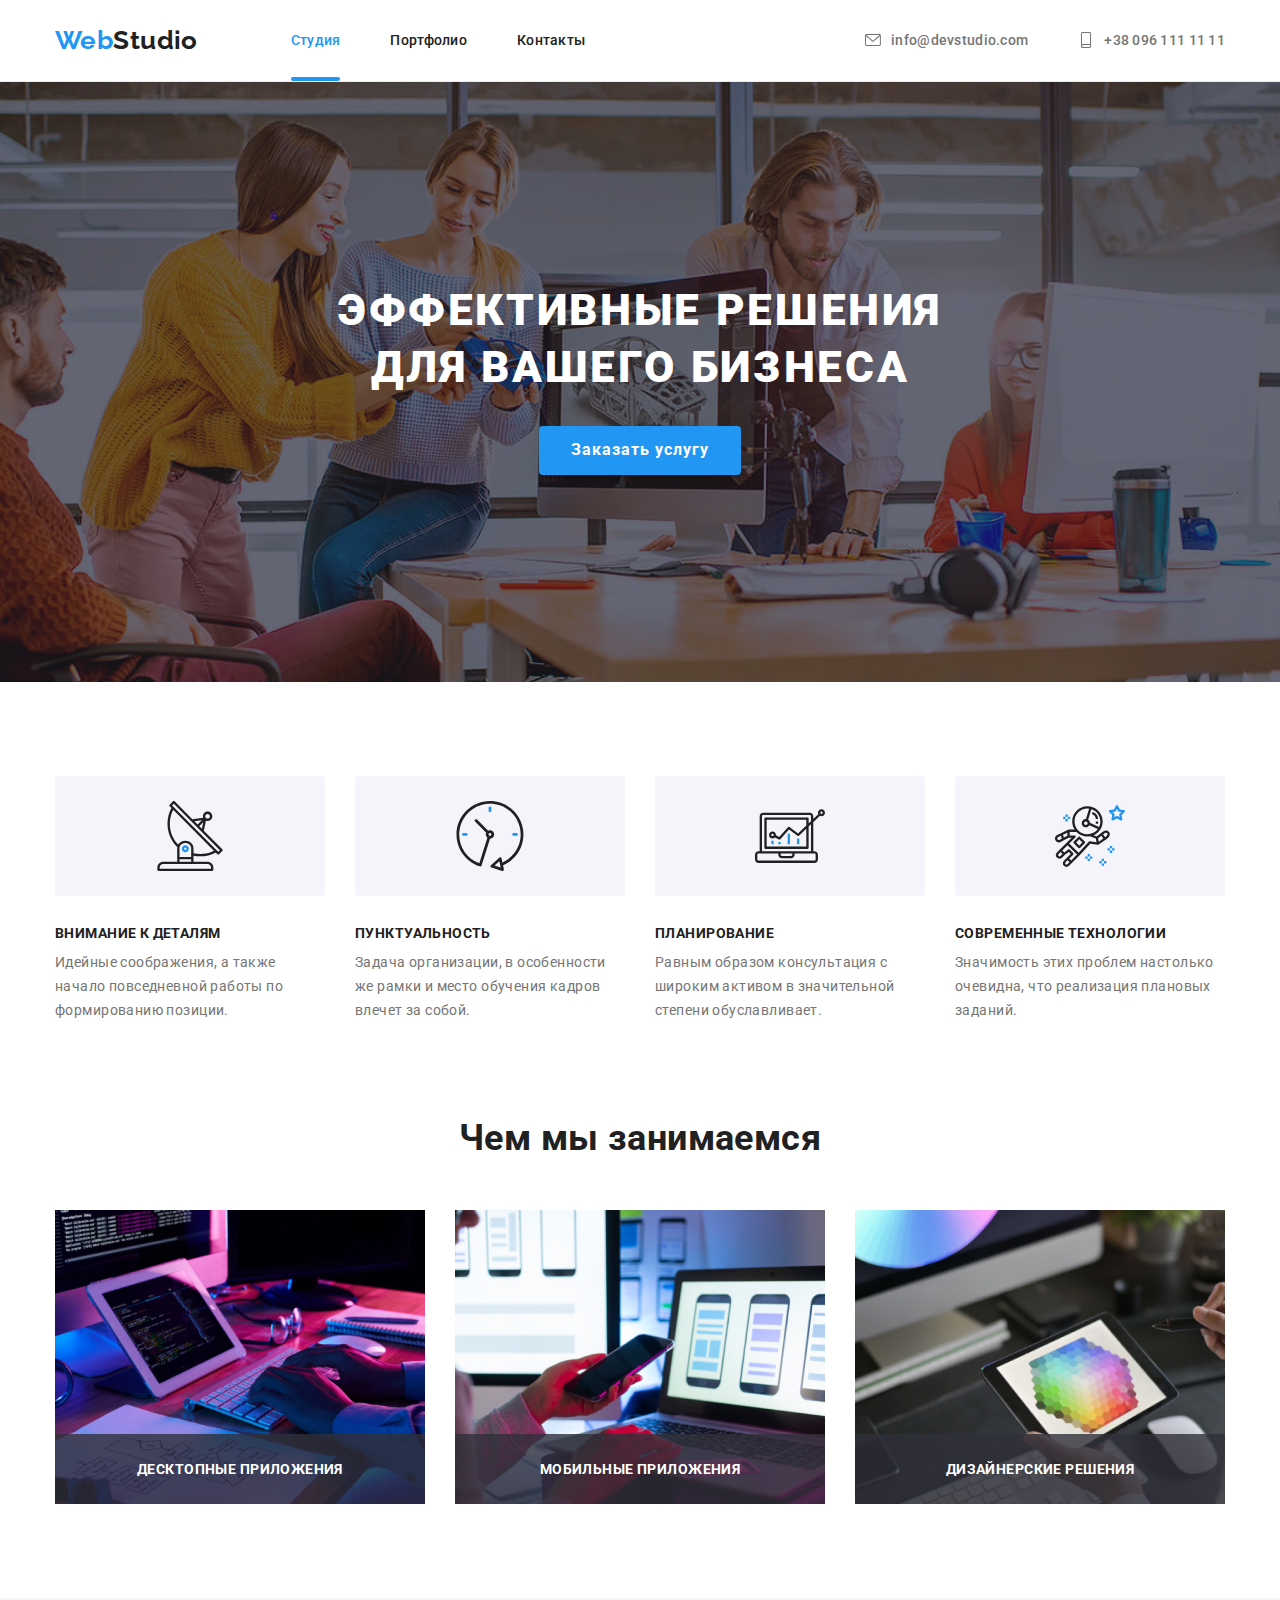
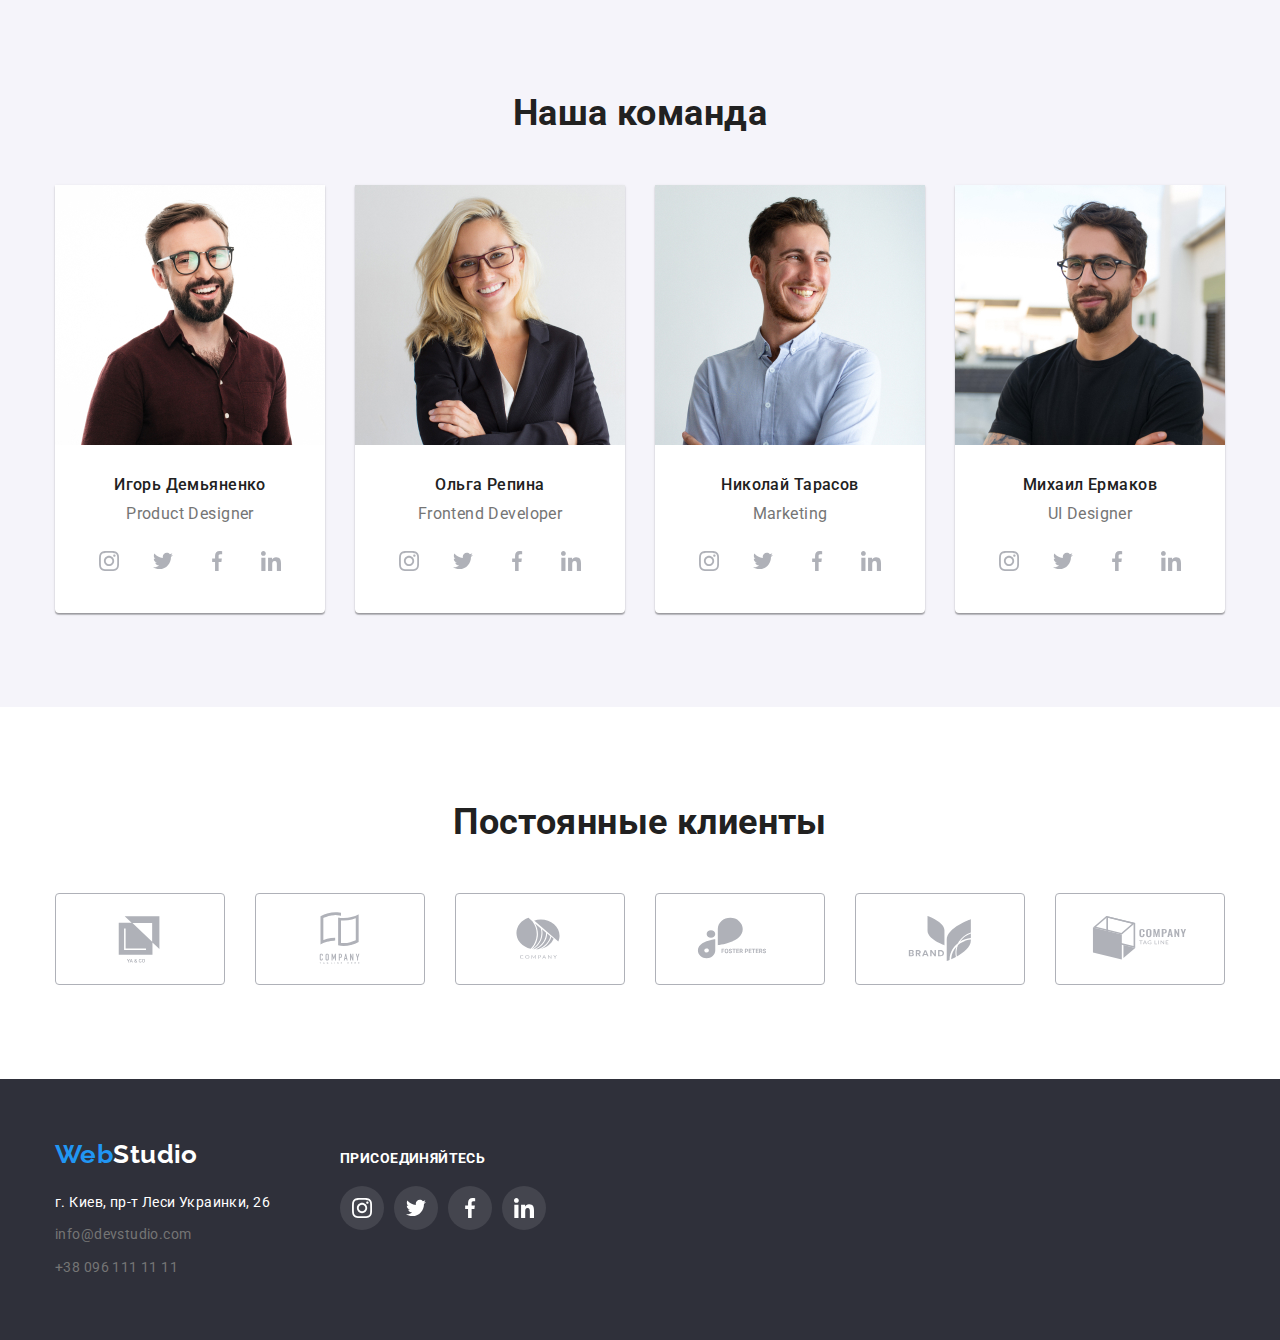
<file: index.html>
<!DOCTYPE html>
<html lang="ru">
<head>
    <meta charset="UTF-8">
    <meta http-equiv="X-UA-Compatible" content="IE=edge">
    <meta name="viewport" content="width=device-width, initial-scale=1.0">
    <link rel="stylesheet" href="https://cdnjs.cloudflare.com/ajax/libs/modern-normalize/1.0.0/modern-normalize.min.css" />
    <link href="https://fonts.googleapis.com/css2?family=Raleway:wght@700&family=Roboto:wght@400;500;700;900&display=swap" rel="stylesheet">
    <title> WebStudio - Main </title>
    <link rel="stylesheet" href="./css/styles.css" />
</head>
     <body>
<!--Header-->
        <header class="section-header">
            <div class="container header">
                <nav class="navigation">
                    <a class="main-logo" href="./index.html" lang="en">
                    <span class="main-logo-first">Web</span>Studio
                    </a>
                    <ul class="web-pages">
                        <li class="item"><a class="link active" href="./index.html"> Студия </a></li>
                        <li class="item"><a class="link" href="./portfolio.html"> Портфолио </a></li>
                        <li class="item"><a class="link" href=""> Контакты </a></li>
                    </ul>
                </nav>
                <ul class="contacts">
                    <li class="item email">
                        <a class="contact" href="mailto:info@devstudio.com">
                            <div class="contact-icons">
                                <svg class="contact-icon">
                                    <use href="./images/sprite.svg#envelope"></use>
                                </svg>
                            </div>
                            info@devstudio.com
                        </a>
                    </li>
                    <li class="item phone">
                        <a class="contact" href="tel:+380961111111">
                            <div class="contact-icons">
                                <svg class="contact-icon">
                                    <use href="./images/sprite.svg#phone"></use>
                                </svg>
                            </div>
                            +38 096 111 11 11
                        </a>
                    </li>
                </ul>
            </div>
        </header>
        <main>
<!--Герой-->
            <section class="section-hero">
                <div class="container hero">
                    <h1 class="hero-title"> Эффективные решения для вашего бизнеса </h1>
                    <button class="hero-button" type="button" data-modal-open> Заказать услугу </button>
                </div>
                <div class="backdrop is-hidden" data-modal>
                    <div class="modal">
                        <button class="close-button" type="button" data-modal-close>
                            <svg class="icon-close">
                                <use href="./images/sprite.svg#close-button"></use>
                            </svg>
                        </button>
                    </div>
                </div>
            </section>
<!--Преймущества-->
            <section class="section-advantages">
                <div class="container advantages">
                    <h2 class="visually-hidden"> Наши преймущества </h2>
                    <ul class="adv-features">
                        <li class="item attention">
                            <div class="feature">
                                <svg class="feature-icon">
                                    <use href="./images/sprite.svg#antenna"></use>
                                </svg>
                            </div>
                            <h3 class="features"> Внимание к деталям </h3>
                            <p class="features-explain">
                                Идейные соображения, а также начало повседневной работы по формированию позиции.
                            </p>
                        </li>
                        <li class="item punctuality">
                            <div class="feature">
                                <svg class="feature-icon">
                                    <use href="./images/sprite.svg#clock"></use>
                                </svg>
                            </div>
                            <h3 class="features"> Пунктуальность </h3>
                            <p class="features-explain">
                                Задача организации, в особенности же рамки и место обучения кадров влечет за собой.
                            </p>
                        </li>
                        <li class="item planning">
                            <div class="feature">
                                <svg class="feature-icon">
                                    <use href="./images/sprite.svg#diagram"></use>
                                </svg>
                            </div>
                            <h3 class="features"> Планирование </h3>
                            <p class="features-explain">
                                Равным образом консультация с широким активом в значительной степени обуславливает.
                            </p>
                        </li>
                        <li class="item technologies">
                            <div class="feature">
                                <svg class="feature-icon">
                                    <use href="./images/sprite.svg#astronaut"></use>
                                </svg>
                            </div>
                            <h3 class="features"> Современные технологии </h3>
                            <p class="features-explain">
                                Значимость этих проблем настолько очевидна, что реализация плановых заданий.
                            </p>
                        </li>
                    </ul>
                </div>
            </section>
<!--Занятия-->
            <section class="section-activities">
                <div class="container activities">
                    <h2 class="what-do"> Чем мы занимаемся </h2>
                    <ul class="act-examples">
                        <li class="act-example">
                            <div class="act-thumb">
                                <img class="act-img" src="./images/img1.jpg" alt="Создаем" width="370">
                                <p class="act-text"> Десктопные приложения </p>
                            </div>
                        </li>
                        <li class="act-example">
                            <div class="act-thumb">
                                <img class="act-img" src="./images/img2.jpg" alt="Адаптируем" width="370">
                                <p class="act-text"> Мобильные приложения </p>
                            </div>
                        </li>
                        <li class="act-example">
                            <div class="act-thumb">
                                <img class="act-img" src="./images/img3.jpg" alt="Оформляем" width="370">
                                <p class="act-text"> Дизайнерские решения </p>
                            </div>
                        </li>
                    </ul>
                </div>
            </section>
<!--Команда-->
            <section class="section-team">
                <div class="container team">
                    <h2 class="team-title"> Наша команда </h2>
                    <ul class="team-members">
                        <li class="team-member igor">
                            <img src="./images/team1.jpg" alt="Игорь" width="270">
                            <div class="item">
                                <h3 class="team-name"> Игорь Демьяненко </h3>
                                <p class="team-position"> Product Designer </p>
                                <ul class="social-icons">
                                    <li class="social-icon">
                                        <a href="" class="social-link">
                                            <svg class="icon-team" width="20px" height="20px">
                                                <use href="./images/sprite.svg#instagram-team"></use>
                                            </svg>
                                        </a>
                                    </li>
                                    <li class="social-icon">
                                        <a href="" class="social-link">
                                            <svg class="icon-team" width="20px" height="20px">
                                                <use href="./images/sprite.svg#twitter-team"></use>
                                            </svg>
                                        </a>
                                    </li>
                                    <li class="social-icon">
                                        <a href="" class="social-link">
                                            <svg class="icon-team" width="20px" height="20px">
                                                <use href="./images/sprite.svg#facebook-team"></use>
                                            </svg>
                                        </a>
                                    </li>
                                    <li class="social-icon">
                                        <a href="" class="social-link">
                                            <svg class="icon-team" width="20px" height="20px">
                                                <use href="./images/sprite.svg#linkedin-team"></use>
                                            </svg>
                                        </a>
                                    </li>
                                </ul>
                            </div>
                        </li>
                        <li class="team-member olha">
                            <img src="./images/team2.jpg" alt="Ольга" width="270">
                            <div class="item">
                                <h3 class="team-name"> Ольга Репина </h3>
                                <p class="team-position"> Frontend Developer </p>
                                <ul class="social-icons">
                                    <li class="social-icon">
                                        <a href="" class="social-link">
                                            <svg class="icon-team" width="20px" height="20px">
                                                <use href="./images/sprite.svg#instagram-team"></use>
                                            </svg>
                                        </a>
                                    </li>
                                    <li class="social-icon">
                                        <a href="" class="social-link">
                                            <svg class="icon-team" width="20px" height="20px">
                                                <use href="./images/sprite.svg#twitter-team"></use>
                                            </svg>
                                        </a>
                                    </li>
                                    <li class="social-icon">
                                        <a href="" class="social-link">
                                            <svg class="icon-team" width="20px" height="20px">
                                                <use href="./images/sprite.svg#facebook-team"></use>
                                            </svg>
                                        </a>
                                    </li>
                                    <li class="social-icon">
                                        <a href="" class="social-link">
                                            <svg class="icon-team" width="20px" height="20px">
                                                <use href="./images/sprite.svg#linkedin-team"></use>
                                            </svg>
                                        </a>
                                    </li>
                                </ul>
                            </div>
                        </li>
                        <li class="team-member niko">
                            <img src="./images/team3.jpg" alt="Николай" width="270">
                            <div class="item">
                                <h3 class="team-name"> Николай Тарасов </h3>
                                <p class="team-position"> Marketing </p>
                                <ul class="social-icons">
                                    <li class="social-icon">
                                        <a href="" class="social-link">
                                            <svg class="icon-team" width="20px" height="20px">
                                                <use href="./images/sprite.svg#instagram-team"></use>
                                            </svg>
                                        </a>
                                    </li>
                                    <li class="social-icon">
                                        <a href="" class="social-link">
                                            <svg class="icon-team" width="20px" height="20px">
                                                <use href="./images/sprite.svg#twitter-team"></use>
                                            </svg>
                                        </a>
                                    </li>
                                    <li class="social-icon">
                                        <a href="" class="social-link">
                                            <svg class="icon-team" width="20px" height="20px">
                                                <use href="./images/sprite.svg#facebook-team"></use>
                                            </svg>
                                        </a>
                                    </li>
                                    <li class="social-icon">
                                        <a href="" class="social-link">
                                            <svg class="icon-team" width="20px" height="20px">
                                                <use href="./images/sprite.svg#linkedin-team"></use>
                                            </svg>
                                        </a>
                                    </li>
                                </ul>
                            </div>
                        </li>
                        <li class="team-member mike">
                            <img src="./images/team4.jpg" alt="Михаил" width="270">
                            <div class="item">
                                <h3 class="team-name"> Михаил Ермаков </h3>
                                <p class="team-position"> UI Designer </p>
                                <ul class="social-icons">
                                    <li class="social-icon">
                                        <a href="" class="social-link">
                                            <svg class="icon-team" width="20px" height="20px">
                                                <use href="./images/sprite.svg#instagram-team"></use>
                                            </svg>
                                        </a>
                                    </li>
                                    <li class="social-icon">
                                        <a href="" class="social-link">
                                            <svg class="icon-team" width="20px" height="20px">
                                                <use href="./images/sprite.svg#twitter-team"></use>
                                            </svg>
                                        </a>
                                    </li>
                                    <li class="social-icon">
                                        <a href="" class="social-link">
                                            <svg class="icon-team" width="20px" height="20px">
                                                <use href="./images/sprite.svg#facebook-team"></use>
                                            </svg>
                                        </a>
                                    </li>
                                    <li class="social-icon">
                                        <a href="" class="social-link">
                                            <svg class="icon-team" width="20px" height="20px">
                                                <use href="./images/sprite.svg#linkedin-team"></use>
                                            </svg>
                                        </a>
                                    </li>
                                </ul>
                            </div>
                        </li>
                    </ul>
                </div>
            </section>
<!--Partners-->
            <section class="section-partners">
                <div class="container partners">
                    <h2 class="company-title"> Постоянные клиенты </h2>
                    <ul class="list-companies">
                        <li class="company">
                            <svg class="company-icon">
                                <use href="./images/sprite.svg#logo-1"></use>
                            </svg>
                        </li>
                        <li class="company">
                            <svg class="company-icon">
                                <use href="./images/sprite.svg#logo-2"></use>
                            </svg>
                        </li>
                        <li class="company">
                            <svg class="company-icon">
                                <use href="./images/sprite.svg#logo-3"></use>
                            </svg>
                        </li>
                        <li class="company">
                            <svg class="company-icon">
                                <use href="./images/sprite.svg#logo-4"></use>
                            </svg>
                        </li>
                        <li class="company">
                            <svg class="company-icon">
                                <use href="./images/sprite.svg#logo-5"></use>
                            </svg>
                        </li>
                        <li class="company">
                            <svg class="company-icon">
                                <use href="./images/sprite.svg#logo-6"></use>
                            </svg>
                        </li>
                    </ul>
                </div>
            </section>
        </main>
<!--Footer-->
        <footer class="section-footer">
            <div class="container footer">
                <div class="address-footer">
                    <a class="logo" href="./index.html" lang="en">
                        <span class="logo-first">Web</span>Studio
                    </a>
                    <address class="addresses">
                        <ul class="addresses-list">
                            <li class="item">
                                <a class="phy-address" href="https://goo.gl/maps/mMr4c1XwCbGi9ZgB7"> г. Киев, пр-т Леси Украинки, 26 </a>
                            </li>
                            <li class="item">
                                <a class="address" href="mailto:info@devstudio.com"> info@devstudio.com </a>
                            </li>
                            <li class="item">
                                <a class="address" href="tel:+380961111111"> +38 096 111 11 11 </a>
                            </li>
                        </ul>
                    </address>
                </div>
                <div class="join">
                    <h2 class="title-join">
                        Присоединяйтесь
                    </h2>
                    <ul class="footer-icons">
                        <li class="footer-icon">
                            <a href="" class="footer-link">
                                <svg class="icon" width="20px" height="20px">
                                    <use href="./images/sprite.svg#instagram-foot"></use>
                                </svg>
                            </a>
                        </li>
                        <li class="footer-icon">
                            <a href="" class="footer-link">
                                <svg class="icon" width="20px" height="20px">
                                    <use href="./images/sprite.svg#twitter-foot"></use>
                                </svg>
                            </a>
                        </li>
                        <li class="footer-icon">
                            <a href="" class="footer-link">
                                <svg class="icon" width="20px" height="20px">
                                    <use href="./images/sprite.svg#facebook-foot"></use>
                                </svg>
                            </a>
                        </li>
                        <li class="footer-icon">
                            <a href="" class="footer-link">
                                <svg class="icon" width="20px" height="20px">
                                    <use href="./images/sprite.svg#linkedin-foot"></use>
                                </svg>
                            </a>
                        </li>
                    </ul>
                </div>
            </div>
        </footer>
        <script src="./modal.js"></script>
    </body>
</html>
</file>
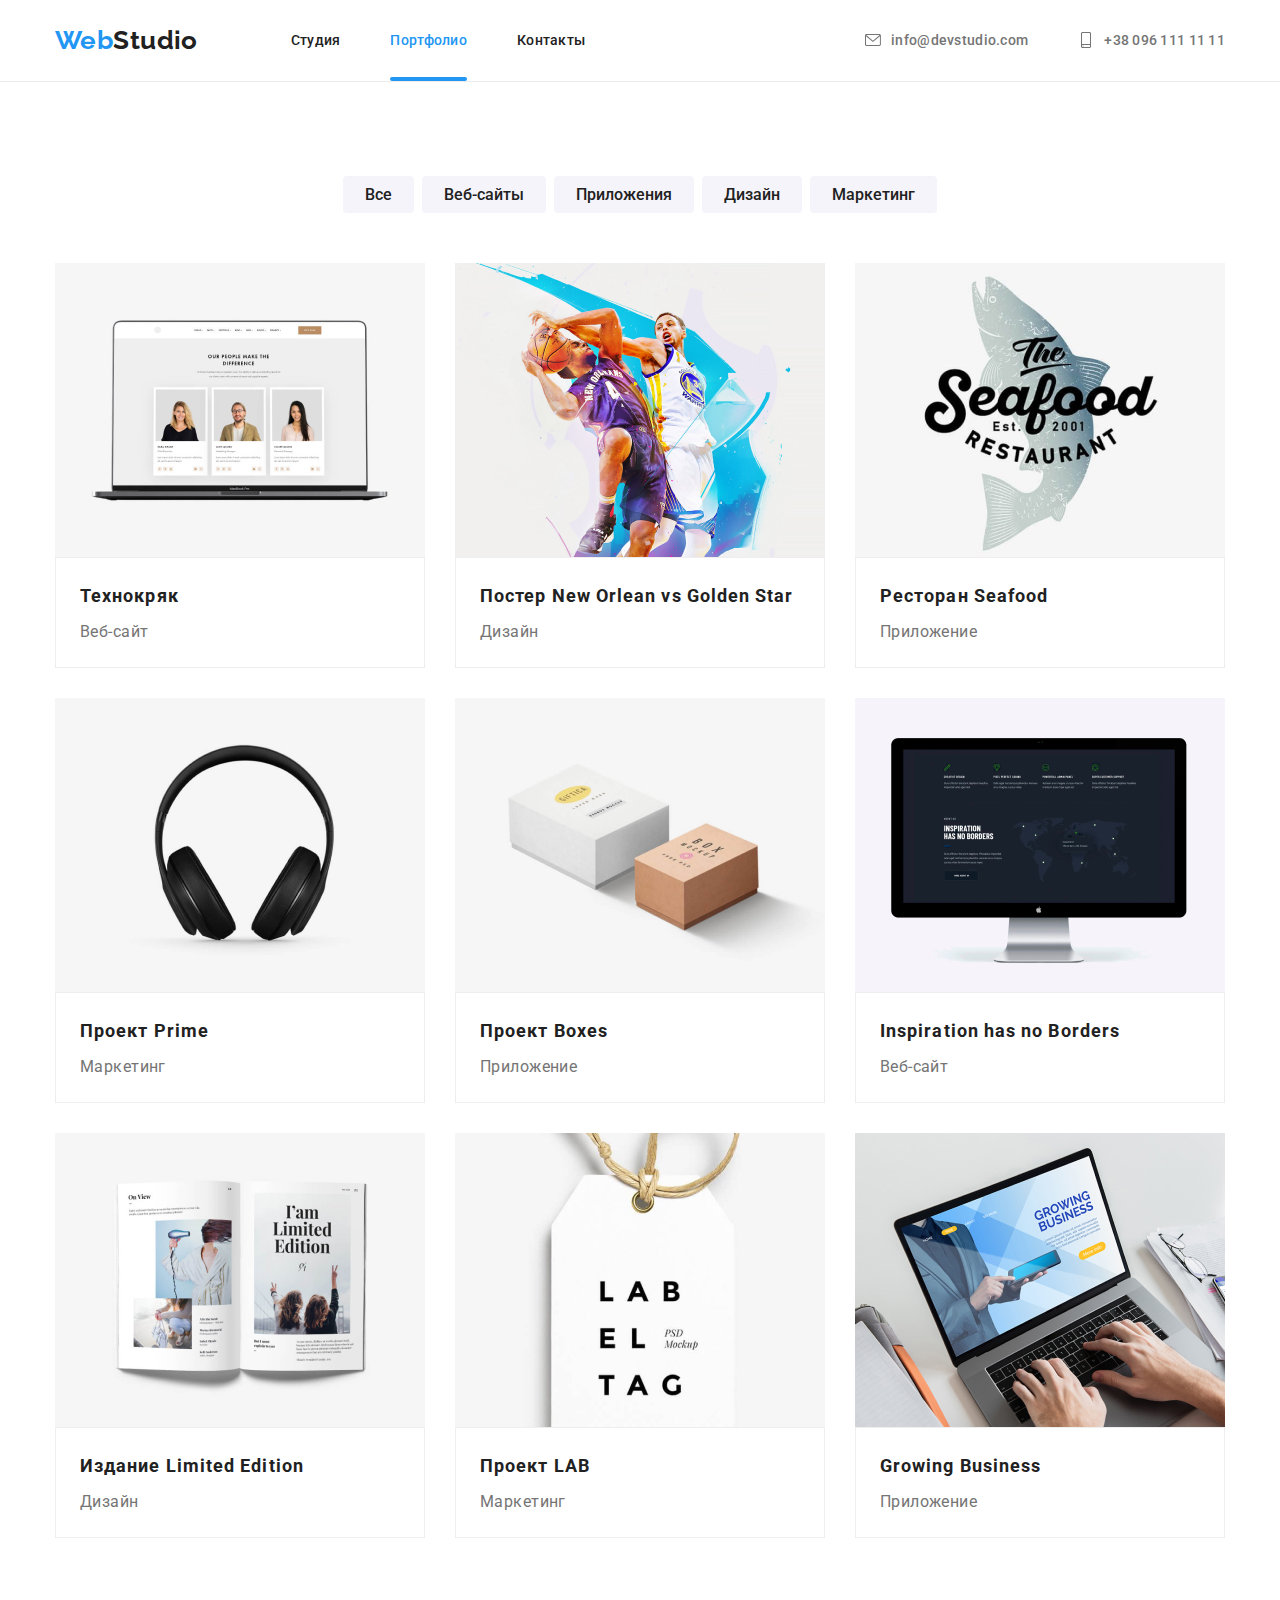
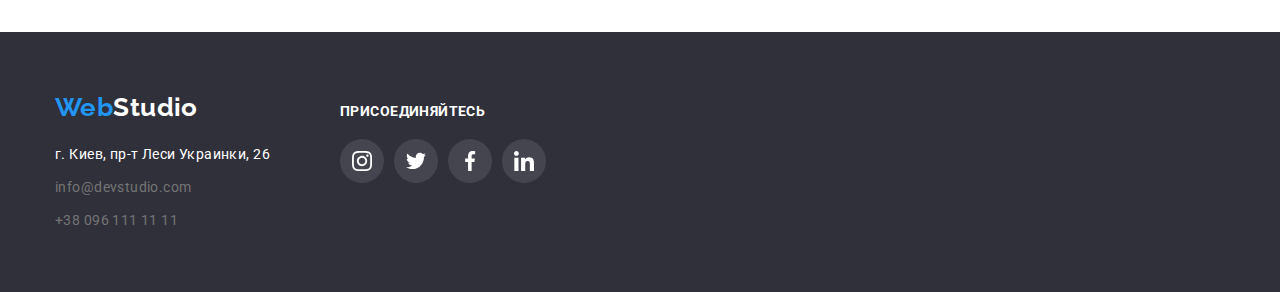
<file: portfolio.html>
<!DOCTYPE html>
<html lang="ru">
<head>
    <meta charset="UTF-8">
    <meta http-equiv="X-UA-Compatible" content="IE=edge">
    <meta name="viewport" content="width=device-width, initial-scale=1.0">
    <link rel="stylesheet" href="https://cdnjs.cloudflare.com/ajax/libs/modern-normalize/1.0.0/modern-normalize.min.css" />
    <link href="https://fonts.googleapis.com/css2?family=Raleway:wght@700&family=Roboto:wght@400;500;700;900&display=swap" rel="stylesheet">
    <title> WebStudio - Portfolio </title>
    <link rel="stylesheet" href="./css/styles.css" />
</head>
<body>
<!--Header-->
    <header class="section-header">
        <div class="container header">
            <nav class="navigation">
                <a class="main-logo" href="./index.html" lang="en">
                    <span class="main-logo-first">Web</span>Studio
                </a>
                <ul class="web-pages">
                    <li class="item"><a class="link" href="./index.html"> Студия </a></li>
                    <li class="item"><a class="link active" href="./portfolio.html"> Портфолио </a></li>
                    <li class="item"><a class="link" href=""> Контакты </a></li>
                </ul>
            </nav>
            <ul class="contacts">
                <li class="item email">
                    <a class="contact" href="mailto:info@devstudio.com">
                        <div class="contact-icons">
                            <svg class="contact-icon">
                                <use href="./images/sprite.svg#envelope"></use>
                            </svg>
                        </div>
                        info@devstudio.com
                    </a>
                </li>
                <li class="item phone">
                    <a class="contact" href="tel:+380961111111">
                        <div class="contact-icons">
                            <svg class="contact-icon">
                                <use href="./images/sprite.svg#phone"></use>
                            </svg>
                        </div>
                        +38 096 111 11 11
                    </a>
                </li>
            </ul>
        </div>
    </header>
        <main>
<!--Filters-->
            <section class="section-filters">
                <div class="container filters">
                    <ul class="filter-buttons">
                        <li class="item"><button class="filter-button" type="button"> Все </button></li>
                        <li class="item"><button class="filter-button" type="button"> Веб-сайты </button></li>
                        <li class="item"><button class="filter-button" type="button"> Приложения </button></li>
                        <li class="item"><button class="filter-button" type="button"> Дизайн </button></li>
                        <li class="item"><button class="filter-button" type="button"> Маркетинг </button></li>
                    </ul>
<!--Examples-->
                    <h1 class="visually-hidden"> Наши работы </h1>
                    <ul class="work-examples">
                        <li class="work-example">
                            <a class="work-img" href="">
                                <div class="work-thumb">
                                    <img src="./images/port1.jpg" alt="Пример веб-сайта">
                                    <p class="work-explain"> Ресурс предлагает комплексные предложения с разным уровнем функционала и сервисов. Все это позволит посетителю получить
                                    исчерпывающие сведения о компании или частном лице. </p>
                                </div>
                                <div class="text">
                                    <h2 class="work-title"> Технокряк </h2>
                                    <p class="work-sphere"> Веб-сайт </p>
                                </div>
                            </a>
                        </li>
                        <li class="work-example">
                            <a class="work-img" href="">
                                <div class="work-thumb">
                                    <img src="./images/port2.jpg" alt="Пример веб-сайта">
                                    <p class="work-explain"> Ресурс предлагает комплексные предложения с разным уровнем функционала и сервисов. Все это
                                        позволит посетителю получить исчерпывающие сведения о компании или частном лице. </p>
                                </div>
                                <div class="text">
                                    <h2 class="work-title"> Постер New Orlean vs Golden Star </h2>
                                    <p class="work-sphere"> Дизайн </p>
                                </div>
                            </a>
                        </li>
                        <li class="work-example">
                            <a class="work-img" href="">
                                <div class="work-thumb">
                                    <img src="./images/port3.jpg" alt="Пример веб-сайта">
                                    <p class="work-explain"> Ресурс предлагает комплексные предложения с разным уровнем функционала и сервисов. Все это
                                        позволит посетителю получить исчерпывающие сведения о компании или частном лице. </p>
                                </div>
                                <div class="text">
                                    <h2 class="work-title"> Ресторан Seafood </h2>
                                    <p class="work-sphere"> Приложение </p>
                                </div>
                            </a>
                        </li>
                        <li class="work-example">
                            <a class="work-img" href="">
                                <div class="work-thumb">
                                    <img src="./images/port4.jpg" alt="Пример веб-сайта">
                                    <p class="work-explain"> Ресурс предлагает комплексные предложения с разным уровнем функционала и сервисов. Все это
                                        позволит посетителю получить исчерпывающие сведения о компании или частном лице. </p>
                                </div>
                                <div class="text">
                                    <h2 class="work-title"> Проект Prime </h2>
                                    <p class="work-sphere"> Маркетинг </p>
                                </div>
                            </a>
                        </li>
                        <li class="work-example">
                            <a class="work-img" href="">
                                <div class="work-thumb">
                                    <img src="./images/port5.jpg" alt="Пример веб-сайта">
                                    <p class="work-explain"> Ресурс предлагает комплексные предложения с разным уровнем функционала и сервисов. Все это
                                        позволит посетителю получить исчерпывающие сведения о компании или частном лице. </p>
                                </div>
                                <div class="text">
                                    <h2 class="work-title"> Проект Boxes </h2>
                                    <p class="work-sphere"> Приложение </p>
                                </div>
                            </a>
                        </li>
                        <li class="work-example">
                            <a class="work-img" href="">
                                <div class="work-thumb">
                                    <img src="./images/port6.jpg" alt="Пример веб-сайта">
                                    <p class="work-explain"> Ресурс предлагает комплексные предложения с разным уровнем функционала и сервисов. Все это
                                        позволит посетителю получить исчерпывающие сведения о компании или частном лице. </p>
                                </div>
                                <div class="text">
                                    <h2 class="work-title"> Inspiration has no Borders </h2>
                                    <p class="work-sphere"> Веб-сайт </p>
                                </div>
                            </a>
                        </li>
                        <li class="work-example">
                            <a class="work-img" href="">
                                <div class="work-thumb">
                                    <img src="./images/port7.jpg" alt="Пример веб-сайта">
                                    <p class="work-explain"> Ресурс предлагает комплексные предложения с разным уровнем функционала и сервисов. Все это
                                        позволит посетителю получить исчерпывающие сведения о компании или частном лице. </p>
                                </div>
                                <div class="text">
                                    <h2 class="work-title"> Издание Limited Edition </h2>
                                    <p class="work-sphere"> Дизайн </p>
                                </div>
                            </a>
                        </li>
                        <li class="work-example">
                            <a class="work-img" href="">
                                <div class="work-thumb">
                                    <img src="./images/port8.jpg" alt="Пример веб-сайта">
                                    <p class="work-explain"> Ресурс предлагает комплексные предложения с разным уровнем функционала и сервисов. Все это
                                        позволит посетителю получить исчерпывающие сведения о компании или частном лице. </p>
                                </div>
                                <div class="text">
                                    <h2 class="work-title"> Проект LAB </h2>
                                    <p class="work-sphere"> Маркетинг </p>
                                </div>
                            </a>
                        </li>
                        <li class="work-example">
                            <a class="work-img" href="">
                                <div class="work-thumb">
                                    <img src="./images/port9.jpg" alt="Пример веб-сайта">
                                    <p class="work-explain"> Ресурс предлагает комплексные предложения с разным уровнем функционала и сервисов. Все это
                                        позволит посетителю получить исчерпывающие сведения о компании или частном лице. </p>
                                </div>
                                <div class="text">
                                    <h2 class="work-title"> Growing Business </h2>
                                    <p class="work-sphere"> Приложение </p>
                                </div>
                            </a>
                        </li>
                    </ul>
                </div>
            </section>
        </main>
<!--Footer-->
        <footer class="section-footer">
            <div class="container footer">
                <div class="address-footer">
                    <a class="logo" href="./index.html" lang="en">
                        <span class="logo-first">Web</span>Studio
                    </a>
                    <address class="addresses">
                        <ul class="addresses-list">
                            <li class="item">
                                <a class="phy-address" href="https://goo.gl/maps/mMr4c1XwCbGi9ZgB7"> г. Киев, пр-т Леси Украинки, 26
                                </a>
                            </li>
                            <li class="item">
                                <a class="address" href="mailto:info@devstudio.com"> info@devstudio.com </a>
                            </li>
                            <li class="item">
                                <a class="address" href="tel:+380961111111"> +38 096 111 11 11 </a>
                            </li>
                        </ul>
                    </address>
                </div>
                <div class="join">
                    <h2 class="title-join">
                        Присоединяйтесь
                    </h2>
                    <ul class="footer-icons">
                        <li class="footer-icon">
                            <a href="" class="footer-link">
                                <svg class="icon" width="20px" height="20px">
                                    <use href="./images/sprite.svg#instagram-foot"></use>
                                </svg>
                            </a>
                        </li>
                        <li class="footer-icon">
                            <a href="" class="footer-link">
                                <svg class="icon" width="20px" height="20px">
                                    <use href="./images/sprite.svg#twitter-foot"></use>
                                </svg>
                            </a>
                        </li>
                        <li class="footer-icon">
                            <a href="" class="footer-link">
                                <svg class="icon" width="20px" height="20px">
                                    <use href="./images/sprite.svg#facebook-foot"></use>
                                </svg>
                            </a>
                        </li>
                        <li class="footer-icon">
                            <a href="" class="footer-link">
                                <svg class="icon" width="20px" height="20px">
                                    <use href="./images/sprite.svg#linkedin-foot"></use>
                                </svg>
                            </a>
                        </li>
                    </ul>
                </div>
            </div>
        </footer>
</body>
</html>
</file>
<file: css/styles.css>
body{
    font-family: 'Roboto', sans-serif;
    color: #212121;
    background-color: #FFFFFF;
    font-size: 14px;
    letter-spacing: 0.03em;
}

:root{
    --brand-color: #2196F3;
    --sub-text-color: #757575;
    --main-color: #212121;
    --back-color: #FFFFFF;
    --footer-color: #2F303A;
    --team-color: #F5F4FA;
    --icon-color: #afb1b8;
    --item-margin: 30px;
    --section-padding: 94px;
}

h1,
h2,
h3,
h4,
h5,
h6,
p,
ul,
address{
    margin: 0;
    padding: 0;
}

img{
    display: block;
    max-width: 100%;
    height: auto;
}

.container{
    width: 1200px;
    /*outline: 5px solid tomato;*/
    margin-left: auto;
    margin-right: auto;
    padding-left: 15px;
    padding-right: 15px;
    /*padding-top: var(--section-padding);
        padding-bottom: var(--section-padding);*/
}

/*----------------------------------------HEADER----------------------------------------*/

.section-header{
    border-bottom: 1px #ECECEC solid;
}

.header{
    display: flex;
    align-items: center;
}

.navigation{
    display: flex;
    align-items: center;
    justify-content: space-between;
}

a{
    text-decoration: none;
}

.visually-hidden{
    position: absolute;
    width: 1px;
    height: 1px;
    margin: -1px;
    border: 0;
    padding: 0;
    white-space: nowrap;
    clip-path: inset(100%);
    clip: rect(0 0 0 0);
    overflow: hidden;
}

.main-logo{
    font-family: 'Raleway', sans-serif;
    font-weight: 700;
    font-size: 26px;
    line-height: 1.2;
    color: var(--main-color);
    margin-right: 93px;
}

.main-logo-first{
    color: var(--brand-color);
}

.web-pages{
    font-weight: 500;
    line-height: 1.2;
    letter-spacing: 0.02em;
    color: var(--main-color);
    list-style-type: none;
    display: flex;
}

.web-pages > .item:not(:last-child){
    margin-right: 50px;
}

.link{
    position: relative;
    display: block;
    color: var(--main-color);
    padding: 32px 0;
    transition-duration: 250ms;
    transition-timing-function: cubic-bezier(0.4, 0, 0.2, 1);
    transition-delay: 0;
}

.active{
    color: var(--brand-color);
}

.link.active::after{
    content: "";
    position: absolute;
    bottom: 0;
    display: block;
    width: 100%;
    height: 4px;
    background: #2196F3;
    border-radius: 2px;
}

.link:hover,
.link:focus,
.link:active{
    color: var(--brand-color);
}

.contacts{
    display: flex;
    margin-left: auto;
    align-items: center;
}

.contacts > .item:not(:first-child){
    margin-left: 50px;
}

.contact{
    font-weight: 500;
    line-height: 1.2;
    letter-spacing: 0.02em;
    color: var(--sub-text-color);
    text-decoration: none;
    list-style-type: none;
}

.contacts .item{
    display: flex;
}

.contacts .contact{
    display: flex;
    transition-duration: 250ms;
    transition-timing-function: cubic-bezier(0.4, 0, 0.2, 1);
    transition-delay: 0;
}

.contacts .contact:hover,
.contacts .contact:hover .contact-icon,
.addresses .address:hover,
.addresses .phy-address:hover{
    color: var(--brand-color);
    fill: var(--brand-color);
}

.contacts .contact:focus,
.contacts .contact:focus .contact-icon,
.addresses .address:focus,
.addresses .phy-address:focus{
    color: var(--brand-color);
    fill: var(--brand-color);
}

.contact-icons{
    width: 16px;
    height: 16px;
    margin-right: 10px;
}

.contact-icon{
    width: 16px;
    height: 16px;
    fill: var(--sub-text-color);
    transition-duration: 250ms;
    transition-timing-function: cubic-bezier(0.4, 0, 0.2, 1);
    transition-delay: 0;
}

ul{
    list-style-type: none;
    margin: 0;
    padding: 0;
}

/*----------------------------------------HERO----------------------------------------*/

.section-hero{
    background: var(--footer-color);
    margin-left: auto;
    margin-right: auto;
    padding-top: 200px;
    padding-bottom: 200px;
    background-image:
        linear-gradient(to right, rgba(47, 48, 58, 0.4), rgba(47, 48, 58, 0.4)),
        url(../images/hero_background.jpg);
    background-repeat: no-repeat;
    background-size: cover;
    background-position: center;
    height: 600px;
    max-width: 1600px;
}

.hero{
    text-align: center;
}

.hero-title{
    font-weight: 900;
    font-size: 44px;
    width: 696px;
    margin-left: auto;
    margin-right: auto;
    line-height: 1.3;
    letter-spacing: 0.06em;
    text-transform: uppercase;
    color: var(--back-color);
    margin-bottom: var(--item-margin);
}

.hero-button{
    background: var(--brand-color);
    box-shadow: 0px 4px 4px rgba(0, 0, 0, 0.15);
    border-radius: 4px;
    border: 0;
    font-weight: 700;
    font-size: 16px;
    line-height: 1.8;
    text-align: center;
    letter-spacing: 0.06em;
    color: var(--back-color);
    cursor: pointer;
    padding: 10px 32px;
    transition-duration: 250ms;
    transition-timing-function: cubic-bezier(0.4, 0, 0.2, 1);
    transition-delay: 0;
}

.hero-button:hover,
.hero-button:focus{
    background-color: #188CE8;
}

/*----------------------------------------BACKDROP----------------------------------------*/

.backdrop{
    position: fixed;
    top: 0;
    left: 0;
    width: 100%;
    height: 100%;
    background: rgba(0, 0, 0, 0.2);
    z-index: 2;
    transition-duration: 250ms;
    transition-timing-function: cubic-bezier(0.4, 0, 0.2, 1);
    transition-delay: 0;
}

.backdrop.is-hidden{
    opacity: 0;
    pointer-events: none;
}

.modal{
    position: absolute;
    top: 50%;
    left: 50%;
    transform: translate(-50%, -50%);
    width: 528px;
    height: 581px;
    background: #FFFFFF;
    box-shadow: 0px 1px 3px rgba(0, 0, 0, 0.12), 0px 1px 1px rgba(0, 0, 0, 0.14), 0px 2px 1px rgba(0, 0, 0, 0.2);
    border-radius: 4px;
}

.close-button{
    position: absolute;
    top: 8px;
    right: 8px;
    display: flex;
    width: 30px;
    height: 30px;
    align-items: center;
    justify-content: center;
    padding: 0;
    background: #FFFFFF;
    border: 1px solid rgba(0, 0, 0, 0.1);
    border-radius: 50%;
    cursor: pointer;
}

.icon-close{
    width: 18px;
    height: 18px;
}

/*----------------------------------------FEATURES----------------------------------------*/

.section-advantages{
    padding-top: var(--section-padding);
    padding-bottom: var(--section-padding);
}

.advantages{
    padding-bottom: 0;
}

.adv-features{
    display: flex;
    justify-content: space-between;
}

.adv-features > .item{
    width: 270px;
}

.adv-features > .item:not(:last-child){
    margin-right: var(--item-margin);
}

.features{
    font-weight: 700;
    font-size: 14px;
    line-height: 1.1;
    text-transform: uppercase;
    color: var(--main-color);
    margin-bottom: 10px;
}

.features-explain{
    line-height: 1.7;
    color: var(--sub-text-color);
}

.feature{
    width: 270px;
    height: 120px;
    background: var(--team-color);
    border-radius: 4px;
    margin-bottom: 30px;
    padding: 25px 100px;
}

.feature-icon{
    width: 70px;
    height: 70px;
}

/*----------------------------------------ACTIVITIES----------------------------------------*/

.section-activities{
    padding-bottom: var(--section-padding);
}

.what-do{
    font-weight: 700;
    font-size: 36px;
    line-height: 1.2;
    text-align: center;
    color: var(--main-color);
    margin-bottom: 50px;
}

.act-examples{
    display: flex;
    justify-content: space-between;
    z-index: 1;
}

.act-thumb{
    position: relative;
    display: flex;
    align-items: flex-end;
}

.act-text{
    position: absolute;
    width: 370px;
    padding-top: 27px;
    padding-bottom: 27px;
    font-weight: 700;
    font-size: 14px;
    line-height: 16px;
    text-align: center;
    text-transform: uppercase;
    color: var(--back-color);
    background: rgba(47, 48, 58, 0.8);
}

/*----------------------------------------TEAM----------------------------------------*/

.section-team{
    background: var(--team-color);
    padding-top: var(--section-padding);
    padding-bottom: var(--section-padding);
}

.team-title{
    font-weight: 700;
    font-size: 36px;
    line-height: 1.2;
    text-align: center;
    color: var(--main-color);
    margin-bottom: 50px;
}

.team-members{
    display: flex;
    justify-content: center;
}

.team-member{
    background: var(--back-color);
    box-shadow: 0px 1px 3px rgba(0, 0, 0, 0.12),
    0px 1px 1px rgba(0, 0, 0, 0.14),
    0px 2px 1px rgba(0, 0, 0, 0.2);
    border-radius: 0px 0px 4px 4px;
    width: 270px;
}

.team-member:not(:last-child){
    margin-right: var(--item-margin);
}

.team-member > .item{
    padding-top: var(--item-margin);
    padding-bottom: var(--item-margin);   
}

.team-name{
    font-weight: 500;
    font-size: 16px;
    line-height: 1.2;
    text-align: center;
    color: var(--main-color);
    margin-bottom: 10px;
}

.team-position{
    font-size: 16px;
    line-height: 1.2;
    text-align: center;
    color: var(--sub-text-color);
    margin-bottom: 16px;
}

.social-icons{
    display: flex;
    justify-content: center;
}

.social-icon{
    width: 44px;
    height: 44px;
}

.social-icon:not(:last-child){
    margin-right: 10px;
}

.social-link:hover,
.social-link:focus{
    background-color: var(--brand-color);
}

.social-link:hover .icon-team,
.social-link:focus .icon-team{
    fill: var(--back-color);
}

.social-link{
    display: flex;
    width: 44px;
    height: 44px;
    border-radius: 50%;
    align-items: center;
    justify-content: center;
    transition-duration: 250ms;
    transition-timing-function: cubic-bezier(0.4, 0, 0.2, 1);
    transition-delay: 0;
}

.icon-team{
    fill: var(--icon-color);
    transition-duration: 250ms;
    transition-timing-function: cubic-bezier(0.4, 0, 0.2, 1);
    transition-delay: 0;
}

/*----------------------------------------PARTNERS----------------------------------------*/

.section-partners {
    margin-left: auto;
    margin-right: auto;
    padding-top: var(--section-padding);
    padding-bottom: var(--section-padding);
}

.company-title {
    font-weight: 700;
    font-size: 36px;
    line-height: 42px;
    text-align: center;
    color: #212121;
    margin-bottom: 50px;
}

.list-companies {
    display: flex;
}

.company {
    width: 170px;
    height: 92px;
    border: 1px solid #AFB1B8;
    border-radius: 4px;
    display: flex;
    align-items: center;
    justify-content: center;
    transition-duration: 250ms;
    transition-timing-function: cubic-bezier(0.4, 0, 0.2, 1);
    transition-delay: 0;
}

.company:hover {
    border-color: var(--brand-color);
    cursor: pointer;
}

.company:hover .company-icon {
    fill: var(--brand-color);
}

.company:not(:last-child) {
    margin-right: 30px;
}

.company-icon {
    width: 106px;
    height: 60px;
    fill: var(--icon-color);
    transition-duration: 250ms;
    transition-timing-function: cubic-bezier(0.4, 0, 0.2, 1);
    transition-delay: 0;
}

/*----------------------------------------FOOTER----------------------------------------*/

.section-footer{
    background: var(--footer-color);
    padding-top: 60px;
    padding-bottom: 60px;
}

.footer{
    display: flex;
    align-items: baseline;
}

.address-footer{
    margin-right: 70px;
}

.logo{
    font-family: 'Raleway', sans-serif;
    font-style: normal;
    font-weight: 700;
    font-size: 26px;
    line-height: 1.2;
    color: var(--back-color);
    text-decoration: none;
}

.logo-first{
    color: var(--brand-color);
}

.addresses{
    font-style: normal;
    margin-top: 20px;
}

.addresses-list > .item:not(:last-child){
    margin-bottom: 9px;
}

.phy-address{
    line-height: 1.7;
    color: var(--back-color);
    text-decoration: none;
    transition-duration: 250ms;
    transition-timing-function: cubic-bezier(0.4, 0, 0.2, 1);
    transition-delay: 0;
}

.address{
    line-height: 1.7;
    color: var(--sub-text-color);
    text-decoration: none;
    transition-duration: 250ms;
    transition-timing-function: cubic-bezier(0.4, 0, 0.2, 1);
    transition-delay: 0;
}

.title-join {
    color: var(--back-color);
    font-weight: 700;
    font-size: 14px;
    line-height: 16px;
    text-transform: uppercase;
}

.footer-icons{
    display: flex;
    align-items: center;
    margin-top: 20px;
}

.footer-icon:not(:last-child){
    margin-right: 10px;
}

.footer-link{
    display: flex;
    align-items: center;
    justify-content: center;
    width: 44px;
    height: 44px;
    background: rgba(255, 255, 255, 0.1);
    border-radius: 50%;
    transition-duration: 250ms;
    transition-timing-function: cubic-bezier(0.4, 0, 0.2, 1);
    transition-delay: 0;
}

.footer-link:hover{
    background: var(--brand-color);
}

/*----------------------------------------FILTERS----------------------------------------*/

.section-filters{
    padding-top: var(--section-padding);
    padding-bottom: var(--section-padding);
}

.filter-buttons{
    display: flex;
    justify-content: center;
    margin-bottom: 50px;
}

.filter-buttons > .item:not(:last-child){
    margin-right: 8px;
}

.filter-button{
    background: var(--team-color);
    border-radius: 4px;
    width: auto;
    font-weight: 500;
    font-size: 16px;
    line-height: 1.6;
    text-align: center;
    color: var(--main-color);
    padding: 6px 22px;
    border: 0;
    display: block;
    transition-duration: 250ms;
    transition-timing-function: cubic-bezier(0.4, 0, 0.2, 1);
    transition-delay: 0;
}

.filter-button:hover,
.filter-button:focus{
    background: var(--brand-color);
    color: var(--back-color);
    box-shadow: 0px 3px 1px rgba(0, 0, 0, 0.1),
    0px 1px 2px rgba(0, 0, 0, 0.08),
    0px 2px 2px rgba(0, 0, 0, 0.12);
    border-radius: 4px;
    cursor: pointer;
}

/*----------------------------------------EXAMPLES----------------------------------------*/

.work-examples{
    padding: 0;
    margin: 0;
    list-style: none;
    display: flex;
    flex-wrap: wrap;
    margin-right: calc(-1 * var(--item-margin));
    margin-bottom: calc(-1 * var(--item-margin));
}

.work-example{
    background: var(--back-color);
    flex-basis: calc(100% / 3 - var(--item-margin));
    margin-right: var(--item-margin);
    margin-bottom: var(--item-margin);
}

.work-title{
    font-weight: 700;
    font-size: 18px;
    line-height: 2;
    letter-spacing: 0.06em;
    color: var(--main-color);
    margin-bottom: 4px;
}

.work-sphere{
    font-size: 16px;
    line-height: 1.8;
    color: var(--sub-text-color);
}

.work-img{
    display: block;
}

.work-img > .text{
    padding: 20px 24px;
    border: 1px solid #EEEEEE;
}

.work-img:hover,
.work-img:focus{
    box-shadow:  0px 1px 1px rgba(0, 0, 0, 0.12),
        0px 4px 4px rgba(0, 0, 0, 0.06),
        1px 4px 6px rgba(0, 0, 0, 0.16);
}

.work-thumb{
    position: relative;
    overflow: hidden;
}

.work-explain{
    position: absolute;
    display: inline-block;
    width: 100%;
    height: 100%;
    padding: 63px 24px;
    font-weight: 400;
    font-size: 18px;
    line-height: 28px;
    color: #FFFFFF;
    opacity: 0;
    transition-property: background-color, transform;
    transition-duration: 250ms;
    transition-timing-function: cubic-bezier(0.4, 0, 0.2, 1);
    transition-delay: 0;
}

.work-example:hover .work-explain,
.work-example:focus .work-explain{
    opacity: 1;
    background-color: rgba(33, 150, 243, 0.9);
    transform: translateY(-100%);
}
</file>
